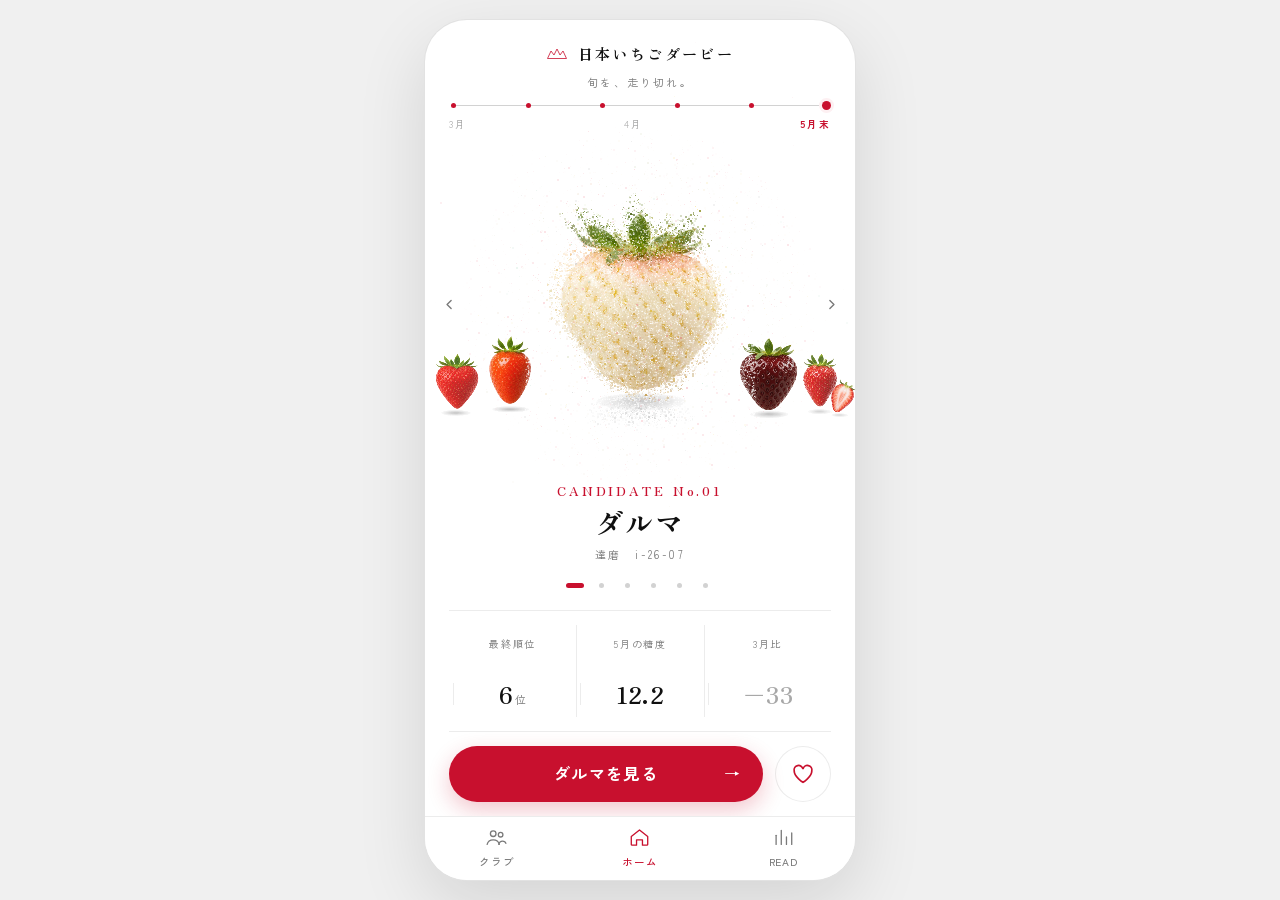
<file: index.html>
<!DOCTYPE html>
<html lang="ja">
<head>
<meta charset="utf-8">
<meta name="viewport" content="width=device-width,initial-scale=1,viewport-fit=cover,maximum-scale=1,minimum-scale=1,user-scalable=no">
<meta name="theme-color" content="#ffffff">
<title>日本いちごダービー ｜ 旬を、走り切れ。</title>
<link rel="manifest" href="manifest.json">
<link rel="apple-touch-icon" href="img/icon-192.png">
<meta name="apple-mobile-web-app-capable" content="yes">
<meta name="apple-mobile-web-app-status-bar-style" content="default">
<meta name="apple-mobile-web-app-title" content="日本いちごダービー">
<link rel="preconnect" href="https://fonts.googleapis.com"><link rel="preconnect" href="https://fonts.gstatic.com" crossorigin>
<link rel="preload" as="style" href="https://fonts.googleapis.com/css2?family=Zen+Old+Mincho:wght@700;900&amp;family=Zen+Kaku+Gothic+New:wght@400;500;700&amp;display=swap" onload="this.rel='stylesheet'">
<noscript><link rel="stylesheet" href="https://fonts.googleapis.com/css2?family=Zen+Old+Mincho:wght@700;900&amp;family=Zen+Kaku+Gothic+New:wght@400;500;700&amp;display=swap"></noscript>
<link rel="stylesheet" href="ui.css?v=140">
</head>
<body>
<script>
/* 端末が古いindex.htmlを握っていても、必ず最新版へ入れ替える */
(function(){var V="140",q=new URLSearchParams(location.search);
 if(q.get("b")===V)return;
 fetch("v.txt?t="+Date.now(),{cache:"no-store"}).then(function(r){return r.text()}).then(function(t){
   t=(t||"").trim();
   if(t&&t!==V){q.set("b",t);location.replace(location.pathname+"?"+q+location.hash);}
 }).catch(function(){});})();
</script>
<script>if(new URLSearchParams(location.search).get("still")==="1")document.documentElement.className="still";</script>
<div id="shell">
  <div id="grid"></div>
  <div id="deco"></div>
  <canvas id="photo"></canvas>
  <canvas id="field"></canvas>

  <main id="views">
    <section class="view" id="v-home"></section>
    <section class="view" id="v-dex"></section>
    <section class="view" id="v-club"></section>
    <section class="view" id="v-team"></section>
    <section class="view" id="v-post"></section>
    <section class="view" id="v-about"></section>
  </main>

  <nav id="tabs">
    <button data-go="club"><svg viewBox="0 0 28 22"><circle cx="10" cy="7" r="3.4"/><circle cx="19" cy="8.2" r="2.8"/><path d="M2.6 20c.8-3.6 3.6-5.6 7.4-5.6s6.6 2 7.4 5.6"/><path d="M16.8 20c.5-2.5 2.2-4 4.6-4 2 0 3.5 1 4 2.8"/></svg><span>クラブ</span><i></i></button>
    <button data-go="home"><svg viewBox="0 0 28 22"><path d="M4 10.5 14 2.5l10 8V20a1 1 0 0 1-1 1h-5.4v-6.6h-7.2V21H5a1 1 0 0 1-1-1z"/></svg><span>ホーム</span><i></i></button>
    <button data-go="about"><svg viewBox="0 0 28 22"><path d="M5 20V9"/><path d="M11.3 20V3"/><path d="M17.6 20v-9"/><path d="M24 20V6"/></svg><span>READ</span><i></i></button>
  </nav>
  <div id="toast"></div>
</div>
<script src="data.js?v=140"></script>
<script src="field.js?v=140"></script>
<script src="app.js?v=140"></script>
</body>
</html>
</file>
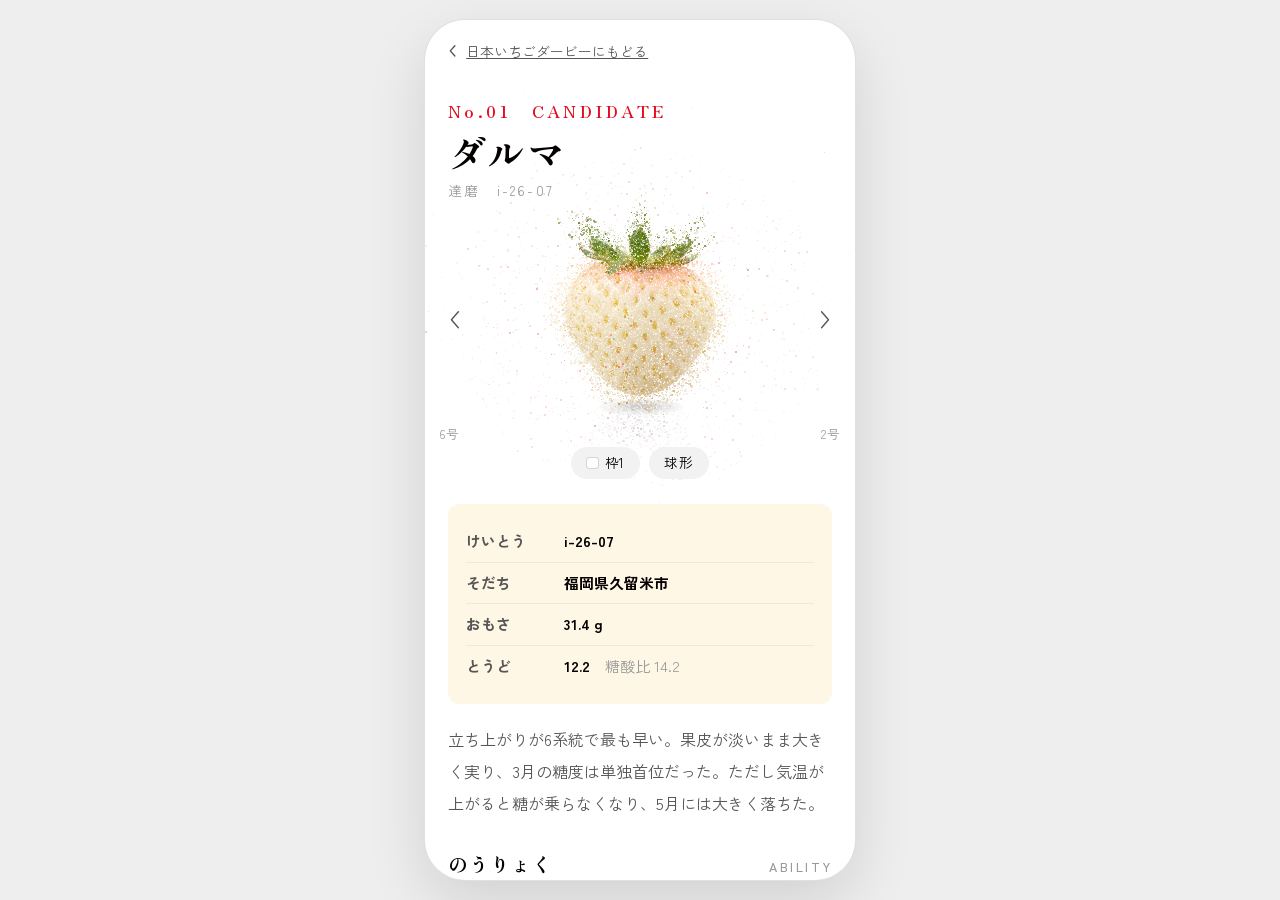
<file: zukan.html>
<!DOCTYPE html>
<html lang="ja">
<head>
<meta charset="utf-8">
<meta name="viewport" content="width=device-width,initial-scale=1,viewport-fit=cover,maximum-scale=1">
<meta name="theme-color" content="#ffffff">
<title>いちごずかん ｜ 日本いちごダービー</title>
<link rel="preconnect" href="https://fonts.googleapis.com"><link rel="preconnect" href="https://fonts.gstatic.com" crossorigin>
<link rel="preload" as="style" href="https://fonts.googleapis.com/css2?family=Zen+Old+Mincho:wght@700;900&amp;family=Zen+Kaku+Gothic+New:wght@400;500;700&amp;display=swap" onload="this.rel='stylesheet'">
<noscript><link rel="stylesheet" href="https://fonts.googleapis.com/css2?family=Zen+Old+Mincho:wght@700;900&amp;family=Zen+Kaku+Gothic+New:wght@400;500;700&amp;display=swap"></noscript>
<link rel="stylesheet" href="zukan.css?v=3">
</head>
<body>
<div id="shell">
  <canvas id="photo"></canvas><canvas id="field"></canvas>
  <a class="back" href="./"><svg viewBox="0 0 18 24"><path d="M12 3 4 12l8 9"/></svg>日本いちごダービーにもどる</a>
  <div id="page"></div>
  <div id="toast"></div>
</div>
<script src="data.js?v=140"></script>
<script src="field.js?v=140"></script>
<script src="zukan.js?v=2"></script>
</body>
</html>
</file>
<file: ui.css>
/* =========================================================================
   新・いちご優駿 ｜ 旬を、走り切れ。
   考え方：1画面に1つの仕事。飾りを足さず、余白と大きさで見せる。
   ・書体は2つ（見出し＝Zen Old Mincho／それ以外＝Zen Kaku Gothic New）
   ・色は白・墨の階調1本・赤1色
   ・押せるものは44px以上、押した瞬間に必ず反応する
   ========================================================================= */
:root{
  --ink:#101010; --g1:#4a4a4a; --g2:#7a7a7a; --g3:#a8a8a8; --g4:#d2d2d2;
  --line:#ececec; --pale:#f6f6f6; --rd:#c8102e; --rd-d:#a50d26; --rd-bg:#fdf0f2;
  --serif:"Zen Old Mincho",serif;
  --sans:"Zen Kaku Gothic New","Hiragino Sans",sans-serif;
  --fs-fine:11px; --fs-sm:12.5px; --fs-copy:14px; --fs-lead:16px;
  --fs-head:22px; --fs-disp:30px;
  --lh-body:1.85; --lh-head:1.4;
  --t-s:.12s; --t-m:.24s; --t-l:.44s;
  --ez:cubic-bezier(.25,.46,.45,.94);
  --ez-o:cubic-bezier(.16,1,.3,1);
  --pad:24px; --tap:44px; --safeb:env(safe-area-inset-bottom,0px); --nav:64px;
}
*{box-sizing:border-box;margin:0;padding:0;-webkit-tap-highlight-color:transparent}
html{-webkit-text-size-adjust:100%;text-size-adjust:100%}
html,body{height:100%;overflow:hidden;overscroll-behavior:none;touch-action:manipulation}
body{background:#fff;color:var(--ink);font-family:var(--sans);
  font-size:var(--fs-copy);line-height:var(--lh-body);letter-spacing:.03em;
  -webkit-font-smoothing:antialiased;overscroll-behavior:none;font-feature-settings:"palt" 1}
button{font:inherit;color:inherit;background:none;border:0;cursor:pointer;touch-action:manipulation}
::selection{background:var(--rd);color:#fff}

#shell{position:relative;width:100%;max-width:430px;margin:0 auto;height:100dvh;background:#fff;overflow:hidden;
  display:flex;flex-direction:column}
@media(min-width:900px){
  body{display:flex;align-items:center;justify-content:center;background:#f0f0f0;padding:20px 0}
  #shell{height:min(900px,calc(100dvh - 40px));border-radius:42px;
    box-shadow:0 0 0 1px #e2e2e2,0 24px 70px rgba(0,0,0,.12)}
}
#grid,#deco{display:none}
#photo,#field{position:absolute;inset:0;width:100%;height:100%;display:block;pointer-events:none}
#photo{z-index:2}#field{z-index:3}

/* 画面 */
#views{position:relative;flex:1;min-height:0;z-index:10}
.view{position:absolute;inset:0;display:flex;flex-direction:column;overflow:hidden;
  opacity:0;visibility:hidden;transform:translateY(6px);
  transition:opacity var(--t-m) var(--ez),transform var(--t-m) var(--ez-o),visibility var(--t-m)}
.view.on{opacity:1;visibility:visible;transform:none}
.view.out{opacity:0;transform:translateY(-6px);transition-duration:var(--t-s)}
.scroll{flex:1;min-height:0;overflow-y:auto;-webkit-overflow-scrolling:touch;overscroll-behavior:contain}
.scroll::-webkit-scrollbar{display:none}
.pad{padding:0 var(--pad)}

/* 文字 */
.kicker{font-size:var(--fs-fine);letter-spacing:.28em;color:var(--g3);font-weight:500}
h1.disp{font-family:var(--serif);font-size:var(--fs-disp);font-weight:900;line-height:1.3;letter-spacing:.02em}
h2.head{font-family:var(--serif);font-size:var(--fs-head);font-weight:700;line-height:var(--lh-head);letter-spacing:.02em}
p.body{font-size:var(--fs-copy);line-height:var(--lh-body);color:var(--g1)}
.num{font-variant-numeric:tabular-nums;font-feature-settings:"tnum" 1}

/* ボタン */
.btn{display:flex;width:100%;align-items:center;justify-content:center;position:relative;
  height:56px;border-radius:28px;background:var(--rd);color:#fff;
  font-size:var(--fs-lead);font-weight:700;letter-spacing:.08em;
  box-shadow:0 8px 22px rgba(200,16,46,.24);transition:transform var(--t-s) var(--ez),box-shadow var(--t-m) var(--ez)}
.btn:active{transform:scale(.97);box-shadow:0 4px 12px rgba(200,16,46,.2)}
.btn .ar{position:absolute;right:22px;font-weight:400}
.btn.ghost{background:#fff;color:var(--ink);box-shadow:inset 0 0 0 1px var(--g4)}
.btn.ghost:active{background:var(--pale)}
.icbtn{width:56px;height:56px;flex:none;border-radius:50%;background:#fff;color:var(--rd);
  display:flex;align-items:center;justify-content:center;box-shadow:inset 0 0 0 1px var(--line);
  transition:transform var(--t-s) var(--ez),background var(--t-m) var(--ez),box-shadow var(--t-m) var(--ez)}
.icbtn svg{width:22px;height:20px;fill:none;stroke:currentColor;stroke-width:1.7}
.icbtn:active{transform:scale(.92)}
.icbtn.on{background:var(--rd-bg);box-shadow:inset 0 0 0 1px var(--rd)}
.icbtn.on svg{fill:var(--rd)}
.cta{display:flex;gap:12px;align-items:center}

/* ナビ */
#tabs{position:relative;z-index:26;flex:none;height:calc(var(--nav) + var(--safeb));
  padding-bottom:var(--safeb);display:flex;align-items:center;border-top:1px solid var(--line);background:#fff}
body.nofoot #tabs{display:none}
#tabs button{flex:1;display:flex;flex-direction:column;align-items:center;gap:4px;min-height:var(--tap);
  color:var(--g2);transition:color var(--t-m) var(--ez)}
#tabs svg{width:23px;height:22px;fill:none;stroke:currentColor;stroke-width:1.6;
  stroke-linecap:round;stroke-linejoin:round;transition:transform var(--t-s) var(--ez)}
#tabs button:active svg{transform:scale(.88)}
#tabs span{font-size:10.5px;letter-spacing:.08em;font-weight:500}
#tabs button i{display:none}
#tabs .on{color:var(--rd)}

/* =========================================================================
   HOME
   ========================================================================= */
#v-home{padding-top:calc(14px + env(safe-area-inset-top,0px))}
.hwrap{flex:1;min-height:0;display:flex;flex-direction:column}
.hbar{flex:none;display:flex;align-items:center;justify-content:center;gap:10px;padding:6px 0 2px}
.hbar svg{width:22px;height:13px;fill:none;stroke:var(--rd);stroke-width:1.6}
.hbar b{font-family:var(--serif);font-size:15px;font-weight:700;letter-spacing:.16em}
.hsub{flex:none;text-align:center;font-size:var(--fs-fine);letter-spacing:.2em;color:var(--g2);margin-top:2px}

/* レースの進行（3月→5月末） */
.rbar{flex:none;margin:9px var(--pad) 0}
.rail{position:relative;height:9px}
.rail::before{content:"";position:absolute;left:4.5px;right:4.5px;top:4px;height:1px;background:var(--g4)}
.rail b{position:absolute;top:2px;width:5px;height:5px;margin-left:-2.5px;border-radius:50%;
  background:#fff;box-shadow:inset 0 0 0 1px var(--g4)}
.rail b.on{background:var(--rd);box-shadow:none}
.rail b.last{top:0;width:9px;height:9px;margin-left:-4.5px;background:var(--rd);box-shadow:0 0 0 3px var(--rd-bg)}
.rms{display:flex;justify-content:space-between;margin-top:6px;
  font-size:9.5px;letter-spacing:.2em;color:var(--g3)}
.rms .on{color:var(--rd);font-weight:700}

.stagewrap{flex:1;min-height:0;position:relative;margin-top:-4px}
.stagewrap .stage{position:absolute;inset:0}
.hits{position:absolute;inset:0;z-index:17;pointer-events:none}
.hits .hit{pointer-events:auto;position:absolute;top:8%;height:74%;border-radius:16px;
  transition:opacity var(--t-s) var(--ez)}
.hits .hit:active{opacity:.5}
.chev{position:absolute;top:50%;margin-top:-22px;z-index:18;width:var(--tap);height:var(--tap);
  border-radius:50%;display:flex;align-items:center;justify-content:center;color:var(--g2);
  transition:background var(--t-m) var(--ez),transform var(--t-s) var(--ez)}
.chev:active{background:var(--pale);transform:scale(.9)}
.chev.l{left:2px}.chev.r{right:2px}
.chev svg{width:13px;height:17px;fill:none;stroke:currentColor;stroke-width:1.7;stroke-linecap:round;stroke-linejoin:round}

/* 名前と番号 */
.hname{flex:none;text-align:center;padding:0 var(--pad)}
.hname .no{font-family:var(--serif);font-size:13px;letter-spacing:.22em;color:var(--rd);font-weight:700}
.hname .nm{font-family:var(--serif);font-size:28px;font-weight:900;letter-spacing:.06em;line-height:1.25;margin-top:2px}
.hname .kj{font-size:var(--fs-fine);letter-spacing:.22em;color:var(--g2);margin-top:4px}
.hdots{flex:none;display:flex;justify-content:center;gap:0;margin-top:8px}
.hdots button{width:26px;height:26px;display:flex;align-items:center;justify-content:center}
.hdots button::after{content:"";width:5px;height:5px;border-radius:50%;background:var(--g4);
  transition:background var(--t-m) var(--ez),width var(--t-m) var(--ez)}
.hdots button.on::after{background:var(--rd);width:18px;border-radius:3px}

/* 3つの数値 */
.hstat{flex:none;display:grid;grid-template-columns:repeat(3,1fr);margin:12px var(--pad) 0;
  border-top:1px solid var(--line);border-bottom:1px solid var(--line)}
.hstat div{padding:12px 4px;text-align:center;position:relative}
.hstat div+div::before{content:"";position:absolute;left:0;top:14px;bottom:14px;width:1px;background:var(--line)}
.hstat .k{font-size:10px;letter-spacing:.16em;color:var(--g2)}
.hstat .v{font-family:var(--serif);font-size:24px;font-weight:700;line-height:1.1;margin-top:3px}
.hstat .v em{font-style:normal;font-size:11px;color:var(--g2);margin-left:2px;font-family:var(--sans);font-weight:400}
.hstat .v.w{color:var(--rd)}
.hstat .v.up{color:var(--rd)}
.hstat .v.dn{color:var(--g3)}
.hname .no.w{letter-spacing:.18em}
.hfoot{flex:none;padding:14px var(--pad) 14px}

/* =========================================================================
   図鑑
   ========================================================================= */
#v-dex{padding-top:calc(8px + env(safe-area-inset-top,0px))}
.dbar{flex:none;display:flex;align-items:center;justify-content:space-between;padding:0 16px;height:44px}
.dbar button{display:flex;align-items:center;gap:7px;min-height:var(--tap);padding:0 8px;
  font-size:var(--fs-sm);color:var(--g1);transition:opacity var(--t-m) var(--ez)}
.dbar button:active{opacity:.5}
.dbar svg{width:15px;height:15px;fill:none;stroke:currentColor;stroke-width:1.7;stroke-linecap:round;stroke-linejoin:round}
.dhero{flex:none;height:118px;position:relative}
.dhero .stage{position:absolute;left:30%;right:30%;top:0;bottom:0}
.dhead{flex:none;padding:2px var(--pad) 0;text-align:center}
.dhead .no{font-family:var(--serif);font-size:12px;letter-spacing:.22em;color:var(--rd);font-weight:700}
.dhead .nm{font-family:var(--serif);font-size:24px;font-weight:900;letter-spacing:.06em;margin-top:1px}
.dhead .cp{font-family:var(--serif);font-size:14.5px;font-weight:700;color:var(--g1);margin-top:4px;line-height:1.5}

/* セグメント */
.seg{flex:none;display:flex;margin:12px var(--pad) 0;background:var(--pale);border-radius:12px;padding:3px;position:relative}
.seg button{flex:1;min-height:40px;border-radius:10px;font-size:var(--fs-sm);font-weight:700;
  color:var(--g2);position:relative;z-index:2;transition:color var(--t-m) var(--ez)}
.seg button.on{color:var(--rd)}
.seg .ink{position:absolute;top:3px;bottom:3px;border-radius:10px;background:#fff;z-index:1;
  box-shadow:0 1px 3px rgba(0,0,0,.1);transition:transform var(--t-m) var(--ez-o),width var(--t-m) var(--ez-o)}
.seg.q4 button{font-size:12px;letter-spacing:0}
.dhead .no.w{letter-spacing:.14em}
.dbody{flex:1;min-height:0;overflow-y:auto;-webkit-overflow-scrolling:touch;overscroll-behavior:contain;padding:0 var(--pad)}
.dbody::-webkit-scrollbar{display:none}
.dfoot{flex:none;padding:10px var(--pad) 14px;background:#fff;position:relative}
.dfoot::before{content:'';position:absolute;left:0;right:0;bottom:100%;height:24px;
  background:linear-gradient(rgba(255,255,255,0),#fff);pointer-events:none}

/* 経過 — 春をどう走ったか */
.runs{margin-top:14px}
.rhd{display:flex;align-items:baseline;justify-content:space-between;padding-bottom:9px;border-bottom:1px solid var(--line)}
.rhd b{font-family:var(--serif);font-size:15px;font-weight:700;letter-spacing:.04em}
.rhd span{font-size:10px;letter-spacing:.14em;color:var(--g3);font-variant-numeric:tabular-nums}
.rchart{display:block;width:100%;height:auto;margin-top:10px;overflow:visible}
.rchart .g{stroke:var(--line);stroke-width:1}
.rchart .v{stroke:var(--line);stroke-width:1;stroke-dasharray:2 4}
.rchart .rk{font-family:var(--sans);font-size:9px;fill:var(--g3);text-anchor:end}
.rchart .mo{font-family:var(--sans);font-size:10px;fill:var(--g2);text-anchor:middle;letter-spacing:.1em}
.rchart .o{fill:none;stroke:var(--g4);stroke-width:1.2;stroke-linejoin:round;stroke-linecap:round}
.rchart .me{fill:none;stroke:var(--rd);stroke-width:2.2;stroke-linejoin:round;stroke-linecap:round;
  stroke-dasharray:900;stroke-dashoffset:900;transition:stroke-dashoffset 1.1s var(--ez-o)}
.runs.go .rchart .me{stroke-dashoffset:0}
.rchart .d{fill:var(--rd);opacity:0;transition:opacity var(--t-m) var(--ez)}
.runs.go .rchart .d{opacity:1;transition-delay:.5s}
.rchart .d.last{fill:#fff;stroke:var(--rd);stroke-width:2.4}
.rsum{display:grid;grid-template-columns:repeat(4,1fr);margin-top:12px;
  border-top:1px solid var(--line);border-bottom:1px solid var(--line)}
.rsum div{padding:10px 2px;text-align:center;position:relative}
.rsum div+div::before{content:"";position:absolute;left:0;top:12px;bottom:12px;width:1px;background:var(--line)}
.rsum span{display:block;font-size:9.5px;letter-spacing:.14em;color:var(--g2)}
.rsum b{display:block;font-family:var(--serif);font-size:19px;font-weight:700;margin-top:2px;
  line-height:1.2;font-variant-numeric:tabular-nums}
.rsum b.w,.rsum b.up{color:var(--rd)}
.rsum b.dn{color:var(--g3)}
.legs{margin-top:16px;border-top:1px solid var(--line)}
.legs div{display:grid;grid-template-columns:46px 1fr 40px 38px;align-items:center;
  padding:10px 0;border-bottom:1px solid var(--line)}
.legs .dt{font-size:11px;color:var(--g2);font-variant-numeric:tabular-nums}
.legs .tt{font-size:12px;color:var(--g1)}
.legs .sc{font-size:13px;font-weight:700;text-align:right;font-variant-numeric:tabular-nums}
.legs .rr{font-size:12px;color:var(--g2);text-align:right;font-variant-numeric:tabular-nums}
.legs .on{background:var(--rd-bg);margin:0 -8px;padding-left:8px;padding-right:8px;border-radius:8px;border-bottom-color:transparent}
.legs .on .tt,.legs .on .dt{color:var(--rd)}
.legs .on .sc,.legs .on .rr{color:var(--rd);font-weight:700}

/* 能力 */
.ahd{display:flex;align-items:baseline;justify-content:space-between;margin-top:14px;
  padding-bottom:9px;border-bottom:1px solid var(--line)}
.ahd b{font-family:var(--serif);font-size:15px;font-weight:700;letter-spacing:.04em}
.ahd span{font-size:10px;letter-spacing:.14em;color:var(--g3);font-variant-numeric:tabular-nums}
.radarbox{margin-top:6px}
.radar{display:block;width:74%;max-width:250px;margin:0 auto;height:auto;overflow:visible}
.radar .web{fill:none;stroke:var(--line);stroke-width:1}
.radar .ax{stroke:var(--line);stroke-width:1}
.radar .area{fill:rgba(200,16,46,.12);stroke:var(--rd);stroke-width:1.6;stroke-linejoin:round}
.radar .dot{fill:var(--rd)}
.radar .rn{font-family:var(--sans);font-size:9.5px;fill:var(--g2)}
.radar .rv{font-family:var(--serif);font-size:16px;fill:var(--rd);font-weight:700}
.vrow{display:grid;grid-template-columns:36px 1fr 26px;align-items:center;gap:9px;padding:5px 0}
.vrow .k{font-size:12px;color:var(--g1)}
.vrow .bar{height:6px;border-radius:3px;background:var(--pale);overflow:hidden;position:relative}
.vrow .bar i{position:absolute;inset:0 auto 0 0;width:0;border-radius:3px;background:var(--rd);
  transition:width .9s var(--ez-o)}
.vrow .v{font-family:var(--sans);font-size:13px;font-weight:700;text-align:right;font-variant-numeric:tabular-nums}
.note{font-size:12.5px;line-height:1.85;color:var(--g1);margin-top:14px}
.dl{margin-top:16px;border-top:1px solid var(--line)}
.dl div{display:flex;align-items:baseline;justify-content:space-between;padding:11px 0;border-bottom:1px solid var(--line)}
.dl span{font-size:12px;color:var(--g2)}
.dl b{font-family:var(--sans);font-size:14px;font-weight:700;font-variant-numeric:tabular-nums}

/* 血統 */
.tree{position:relative;margin-top:10px}
.tree .gen,.tree .gen2,.tree .gen3{display:flex;position:relative;z-index:2}
.tree .gen{justify-content:space-between}
.tree .gen2{justify-content:space-around;margin-top:16px}
.tree .gen3{justify-content:center;margin-top:16px}
.node{text-align:center;min-width:var(--tap);padding:2px;transition:transform var(--t-s) var(--ez)}
.node:active{transform:scale(.92)}
.node .cap{font-size:9.5px;color:var(--g2);margin-bottom:5px}
.node .ph{width:46px;height:46px;border-radius:50%;margin:0 auto;background:#fff center/74% no-repeat;
  box-shadow:inset 0 0 0 1px var(--line);transition:box-shadow var(--t-m) var(--ez)}
.node.p .ph{width:54px;height:54px}
.node.me .ph{width:66px;height:66px;box-shadow:inset 0 0 0 1.5px var(--rd),0 0 0 6px rgba(200,16,46,.06)}
.node .nm{font-size:8px;letter-spacing:.1em;color:var(--g3);margin-top:4px}
.node.me .nm{font-family:var(--serif);font-size:15px;color:var(--rd);font-weight:700;margin-top:5px;letter-spacing:.04em}
.node.sel .ph{box-shadow:inset 0 0 0 1.5px var(--rd),0 0 0 6px rgba(200,16,46,.09)}
.tree svg.link{position:absolute;left:0;top:0;width:100%;pointer-events:none;overflow:visible;z-index:1}
.tree svg.link path{fill:none;stroke:var(--g4);stroke-width:1;
  stroke-dasharray:var(--len,600);stroke-dashoffset:var(--len,600);
  transition:stroke-dashoffset .9s var(--ez-o)}
.tree svg.link path.r{stroke:var(--rd)}
.tree.on svg.link path{stroke-dashoffset:0}
.gcard{margin-top:18px;border-radius:14px;background:var(--pale);padding:14px 16px}
.gcard .t{font-size:13px;font-weight:700}
.gcard .t b{font-family:var(--sans);font-size:10px;letter-spacing:.16em;color:var(--rd);font-weight:700;margin-right:8px}
.gcard .d{font-size:12px;line-height:1.8;color:var(--g1);margin-top:5px}
.inh{display:grid;grid-template-columns:1fr 1fr;gap:14px;margin-top:16px}
.inh h5{font-size:10px;letter-spacing:.12em;color:var(--g2);font-weight:500;margin-bottom:7px}
.inh li{list-style:none;display:flex;align-items:center;gap:9px;padding:3px 0;font-size:13px}
.inh .r{text-align:right}
.inh .r h5{text-align:right}
.inh .r li{flex-direction:row-reverse}
.inh .ic{width:20px;flex:none;display:flex;align-items:center;justify-content:center}
.inh .ic svg{width:18px;height:18px;fill:none;stroke:var(--rd);stroke-width:1.5;stroke-linecap:round}
.hint{text-align:center;font-size:11px;color:var(--g3);margin-top:14px}

/* 育種者 */
.brd{display:grid;grid-template-columns:124px 1fr;gap:14px;margin-top:14px}
.brd .ph{width:124px;height:172px;border-radius:10px;background:var(--pale) center/cover no-repeat;position:relative;overflow:hidden}
.brd .ph::after{content:"";position:absolute;left:0;right:0;bottom:0;height:50%;
  background:linear-gradient(rgba(0,0,0,0),rgba(0,0,0,.4))}
.brd .ph em{position:absolute;left:10px;bottom:11px;z-index:2;font-style:normal;color:#fff;
  font-family:var(--serif);font-size:12px;line-height:1.6;letter-spacing:.04em;text-shadow:0 1px 5px rgba(0,0,0,.5)}
.brd .role{font-size:10px;letter-spacing:.14em;color:var(--g2)}
.brd .nm{font-family:var(--serif);font-size:21px;font-weight:900;letter-spacing:.06em;margin-top:2px;line-height:1.2}
.brd .ro{font-size:9px;letter-spacing:.2em;color:var(--g3);margin-top:3px}
.brd .qt{font-family:var(--serif);font-size:14px;font-weight:700;margin-top:10px;line-height:1.6}
.btext{font-size:12.5px;line-height:1.85;color:var(--g1);margin-top:12px}
.bstat{display:grid;grid-template-columns:repeat(3,1fr);margin-top:14px;
  border-top:1px solid var(--line);border-bottom:1px solid var(--line)}
.bstat div{padding:11px 4px;text-align:center;position:relative}
.bstat div+div::before{content:"";position:absolute;left:0;top:12px;bottom:12px;width:1px;background:var(--line)}
.bstat .k{font-size:10px;color:var(--g2)}
.bstat .v{font-family:var(--serif);font-size:19px;font-weight:700;margin-top:2px;line-height:1.2;font-variant-numeric:tabular-nums}
.bstat .v em{font-style:normal;font-size:10px;margin-left:1px;font-family:var(--sans);font-weight:400;color:var(--g2)}
.chips{display:flex;gap:6px;flex-wrap:wrap;margin-top:14px}
.chips span{border-radius:999px;padding:6px 12px;font-size:11.5px;color:var(--rd);background:var(--rd-bg)}
.gal{display:grid;grid-template-columns:repeat(3,1fr);gap:8px;margin-top:16px}
.gal .im{height:66px;border-radius:8px;background:var(--pale) center/cover no-repeat}
.gal figcaption{font-size:9.5px;color:var(--g1);margin-top:5px;line-height:1.5}

/* =========================================================================
   クラブ / READ
   ========================================================================= */
.ptop{padding:calc(26px + env(safe-area-inset-top,0px)) var(--pad) 0}
.sec{display:flex;align-items:baseline;justify-content:space-between;margin:28px 0 0;
  padding-bottom:10px;border-bottom:1px solid var(--line)}
.sec b{font-size:10px;letter-spacing:.24em;color:var(--g2);font-weight:500}
.sec span{font-size:11px;color:var(--g3)}
.row{display:flex;align-items:center;gap:12px;padding:13px 0;border-bottom:1px solid var(--line)}
.row .k{font-size:12.5px;color:var(--g1)}
.row .v{margin-left:auto;font-size:13px;font-weight:700;font-variant-numeric:tabular-nums}
.wk{width:13px;height:13px;flex:none;border-radius:3px;box-shadow:inset 0 0 0 1px rgba(0,0,0,.16)}
.club{border-radius:16px;box-shadow:inset 0 0 0 1px var(--line);padding:16px;margin-top:12px}
.club .hd{display:flex;align-items:center;gap:12px}
.club .av{width:46px;height:46px;border-radius:50%;background:var(--pale) center/cover no-repeat;flex:none}
.club .nm{font-family:var(--serif);font-size:15px;font-weight:700}
.club .rl{font-size:10.5px;color:var(--g2);margin-top:2px}
.club .mem{margin-left:auto;text-align:right}
.club .mem b{font-family:var(--serif);font-size:19px;font-weight:700;font-variant-numeric:tabular-nums}
.club .mem span{display:block;font-size:8px;letter-spacing:.18em;color:var(--g3)}
.club p{font-size:12px;line-height:1.85;color:var(--g1);margin-top:11px}
.crown{margin-top:14px;border-radius:16px;background:var(--pale);padding:20px 18px 18px;text-align:center}
.crown .l{font-size:10px;letter-spacing:.2em;color:var(--rd);font-weight:700}
.crown .n{font-family:var(--serif);font-size:34px;font-weight:900;letter-spacing:.12em;margin-top:8px;line-height:1.15}
.crown .k{font-size:10.5px;letter-spacing:.12em;color:var(--g2);margin-top:7px}
.crown p{font-size:12px;line-height:1.85;color:var(--g1);margin-top:12px;text-align:left}
.qa{border-bottom:1px solid var(--line)}
.qa>button{width:100%;display:flex;gap:12px;padding:16px 0;text-align:left;min-height:var(--tap);
  transition:opacity var(--t-m) var(--ez)}
.qa>button:active{opacity:.55}
.qa .q{font-family:var(--serif);font-size:14px;font-weight:700;line-height:1.65}
.qa .pm{margin-left:auto;flex:none;width:12px;height:12px;position:relative;margin-top:7px}
.qa .pm::before,.qa .pm::after{content:"";position:absolute;background:var(--ink);transition:transform var(--t-m) var(--ez)}
.qa .pm::before{left:0;right:0;top:5.5px;height:1px}
.qa .pm::after{top:0;bottom:0;left:5.5px;width:1px}
.qa.open .pm::after{transform:scaleY(0)}
.qa .a{max-height:0;overflow:hidden;transition:max-height var(--t-l) var(--ez-o)}
.qa .a p{font-size:12.5px;line-height:1.85;color:var(--g1);padding:0 0 16px}

#toast{position:absolute;left:50%;bottom:calc(var(--nav) + 24px);transform:translate(-50%,10px);
  z-index:40;background:var(--ink);color:#fff;border-radius:999px;padding:13px 22px;
  font-size:12px;letter-spacing:.06em;opacity:0;pointer-events:none;transition:var(--t-m) var(--ez)}
#toast.on{opacity:1;transform:translate(-50%,0)}

.rise{opacity:0;transform:translateY(10px);transition:opacity var(--t-m) var(--ez),transform var(--t-l) var(--ez-o)}
.rise.on{opacity:1;transform:none}
.fade{animation:fi .45s var(--ez-o) both}
@keyframes fi{from{opacity:0;transform:translateY(6px)}to{opacity:1;transform:none}}
html.still *,html.still *::before,html.still *::after{animation-duration:.01ms!important;transition-duration:.01ms!important;transition-delay:0ms!important}
@media(prefers-reduced-motion:reduce){*,*::before,*::after{animation-duration:.01ms!important;transition-duration:.01ms!important}}

/* =========================================================================
   いちご券 — 印刷した実券（馬券_印刷データ_A3両面）をそのまま画面に
   設計幅640pxを --tw で割り当てて、どの端末でも比率が崩れないようにする
   ========================================================================= */
.tk{width:var(--tw,320px);aspect-ratio:1166 / 730;overflow:hidden;border-radius:3px;background:#dcefe4;
  box-shadow:0 0 0 1px rgba(0,0,0,.10),0 14px 40px rgba(0,0,0,.15)}
.tk img{display:block;width:100%;height:100%;object-fit:cover}
.tkline{display:flex;align-items:baseline;gap:14px;margin-top:12px;
  font-size:12px;color:var(--g2);font-variant-numeric:tabular-nums}
.tkline b{font-family:var(--serif);font-size:15px;font-weight:700;color:var(--ink)}

/* 発券の演出 */
#tkw{position:absolute;inset:0;z-index:60;display:flex;flex-direction:column;
  align-items:center;justify-content:center;padding:0 20px;opacity:0;
  transition:opacity var(--t-m) var(--ez)}
#tkw.on{opacity:1}
#tkw .bkd{position:absolute;inset:0;background:rgba(255,255,255,.94);backdrop-filter:blur(6px)}
#tkw .ring{position:absolute;top:var(--by,50%);left:var(--bx,50%);width:120px;height:120px;margin:-60px 0 0 -60px;
  border-radius:50%;border:2px solid var(--rd);transform:scale(.2);opacity:0}
#tkw.on .ring{animation:ring .6s var(--ez-o) both}
#tkw .ring.b{border-width:8px;opacity:0}
#tkw.on .ring.b{animation:ring .42s var(--ez-o) both}
@keyframes ring{0%{transform:scale(.1);opacity:1}100%{transform:scale(3.4);opacity:0}}
#tkw .burst{position:absolute;top:var(--by,50%);left:var(--bx,50%);width:0;height:0}
#tkw .burst i{position:absolute;width:5px;height:5px;border-radius:50%;background:var(--rd);
  margin:-2.5px 0 0 -2.5px;opacity:0}
#tkw.on .burst i{animation:burst .72s var(--ez-o) both}
@keyframes burst{0%{transform:translate(0,0) scale(1);opacity:1}
  100%{transform:translate(var(--x),var(--y)) scale(0);opacity:0}}
#tkw .stg{position:relative;z-index:2;transform:translateY(150px) scale(.62) rotate(-5deg);opacity:0;
  transition:transform .72s var(--ez-o) .1s,opacity .3s var(--ez) .1s}
#tkw.on .stg{transform:none;opacity:1}
#tkw .shine{position:absolute;inset:0;overflow:hidden;pointer-events:none}
#tkw .shine::after{content:"";position:absolute;top:-40%;bottom:-40%;width:36%;left:-50%;
  background:linear-gradient(100deg,transparent,rgba(255,255,255,.85),transparent);transform:skewX(-18deg)}
#tkw.on .shine::after{animation:shine .9s var(--ez) .34s both}
@keyframes shine{to{left:120%}}
#tkw .msg{position:relative;z-index:2;text-align:center;margin-top:26px;opacity:0;transform:translateY(8px);
  transition:opacity var(--t-m) var(--ez) .42s,transform var(--t-l) var(--ez-o) .42s}
#tkw.on .msg{opacity:1;transform:none}
#tkw .msg b{display:block;font-family:var(--serif);font-size:19px;font-weight:900;letter-spacing:.08em}
#tkw .msg span{display:block;font-size:11px;letter-spacing:.2em;color:var(--g2);margin-top:7px}
#tkw .go{position:relative;z-index:2;margin-top:22px;width:100%;max-width:300px;opacity:0;transform:translateY(8px);
  transition:opacity var(--t-m) var(--ez) .58s,transform var(--t-l) var(--ez-o) .58s}
#tkw.on .go{opacity:1;transform:none}

/* クラブに入るいちご券 */
.mytk{margin-top:14px}
.mytk .cap{display:flex;align-items:baseline;justify-content:space-between;margin-bottom:10px}
.mytk .cap b{font-size:10px;letter-spacing:.24em;color:var(--g2);font-weight:500}
.mytk .cap span{font-size:11px;color:var(--g3);font-variant-numeric:tabular-nums}
.tk .lft{display:flex;flex-direction:column;min-width:0}
#tkw .msg span{display:block;font-size:12px;letter-spacing:.06em;color:var(--g1);margin-top:8px}
#tkw .msg span.id{font-size:11px;letter-spacing:.2em;color:var(--g3);margin-top:5px}
.empt{margin-top:16px;border-radius:14px;background:var(--pale);padding:20px 18px;
  font-size:12.5px;line-height:1.9;color:var(--g2);text-align:center}

/* クラブ一覧：押せる */
button.club{display:block;width:100%;text-align:left;
  transition:background var(--t-m) var(--ez),transform var(--t-s) var(--ez)}
button.club:active{background:var(--pale);transform:scale(.985)}
.club .cv{margin-left:2px;flex:none;color:var(--g3);display:flex;align-items:center}
.club .cv svg{width:13px;height:13px;fill:none;stroke:currentColor;stroke-width:1.7;stroke-linecap:round;stroke-linejoin:round}
.club .mem{margin-left:auto}

/* クラブの中 */
#v-team{padding-top:calc(8px + env(safe-area-inset-top,0px))}
.tpad{padding:6px var(--pad) 0}
.thero{display:flex;align-items:center;gap:14px}
.thero .av{width:66px;height:66px;flex:none;border-radius:50%;background:var(--pale) center/cover no-repeat}
.thero .rl{font-size:11px;color:var(--g2);margin-top:5px}
.lnk{display:flex;align-items:center;gap:12px;width:100%;text-align:left;margin-top:12px;
  padding:14px 16px;border-radius:14px;box-shadow:inset 0 0 0 1px var(--line);
  transition:background var(--t-m) var(--ez),transform var(--t-s) var(--ez)}
.lnk:active{background:var(--pale);transform:scale(.985)}
.lnk .n1{font-family:var(--serif);font-size:15px;font-weight:700}
.lnk .n2{font-size:11px;color:var(--g2);margin-top:3px;font-variant-numeric:tabular-nums}
.lnk svg{margin-left:auto;width:13px;height:13px;flex:none;fill:none;stroke:var(--g3);stroke-width:1.7;stroke-linecap:round;stroke-linejoin:round}
.act{padding:14px 0;border-bottom:1px solid var(--line)}
.act .t{font-family:var(--serif);font-size:14px;font-weight:700}
.act .d{font-size:12px;line-height:1.85;color:var(--g1);margin-top:5px}
.voice{font-family:var(--serif);font-size:16px;font-weight:700;line-height:1.85;margin-top:14px;letter-spacing:.02em}
.lg{display:flex;gap:14px;padding:12px 0;border-bottom:1px solid var(--line)}
.lg .d{flex:none;width:42px;font-size:11.5px;color:var(--rd);font-weight:700;font-variant-numeric:tabular-nums}
.lg .t{font-size:12.5px;line-height:1.8;color:var(--g1)}

/* =========================================================================
   オーナーズクラブ 会員証（ID-1 85.6×54mm）— 券と同じ地紋の紙で作る
   ========================================================================= */
.cd{--u:calc(var(--tw,320px) / 856);position:relative;width:var(--tw,320px);
  aspect-ratio:856 / 540;border-radius:calc(var(--u)*28);overflow:hidden;background:#e9f4ee;
  box-shadow:0 0 0 1px rgba(0,0,0,.10),0 calc(var(--u)*36) calc(var(--u)*90) rgba(0,0,0,.16)}
.cd .cbg{position:absolute;inset:0;background:url(img/plate.webp) center/cover no-repeat;opacity:.62}
.cd .cbg::after{content:"";position:absolute;inset:0;
  background:linear-gradient(118deg,rgba(255,255,255,.72) 12%,rgba(255,255,255,0) 42%,rgba(255,255,255,.5) 78%)}
.cd .cbar{position:absolute;left:0;right:0;bottom:0;height:calc(var(--u)*14);background:var(--ac,#c8102e)}
.cd .cin{position:absolute;inset:0;display:flex;flex-direction:column;
  padding:calc(var(--u)*46) calc(var(--u)*48) calc(var(--u)*44);color:#0d0d0d}
.cd .ch b{display:block;font-family:var(--serif);font-size:calc(var(--u)*26);font-weight:900;letter-spacing:.08em}
.cd .ch span{display:block;font-size:calc(var(--u)*17);letter-spacing:.34em;color:#4a6357;margin-top:calc(var(--u)*7);font-weight:700}
.cd .cnm{font-family:var(--serif);font-size:calc(var(--u)*62);font-weight:900;letter-spacing:.04em;
  line-height:1.1;margin-top:calc(var(--u)*30)}
.cd .cln{display:flex;align-items:center;gap:calc(var(--u)*14);margin-top:calc(var(--u)*16);
  font-size:calc(var(--u)*24);font-weight:700}
.cd .cln .wk{width:calc(var(--u)*20);height:calc(var(--u)*20);border-radius:calc(var(--u)*5);
  box-shadow:inset 0 0 0 1px rgba(0,0,0,.2)}
.cd .cft{display:flex;justify-content:space-between;align-items:flex-end;margin-top:auto}
.cd .cft span{display:block;font-size:calc(var(--u)*15);letter-spacing:.2em;color:#4a6357;font-weight:700}
.cd .cft b{display:block;font-family:var(--sans);font-size:calc(var(--u)*26);font-weight:700;
  margin-top:calc(var(--u)*5);font-variant-numeric:tabular-nums;letter-spacing:.04em}
.cd .cft div+div{text-align:right}
.mycd{margin-top:14px}

/* 記事へ飛べる行 */
button.act,button.lg{display:block;width:100%;text-align:left;
  transition:background var(--t-m) var(--ez),transform var(--t-s) var(--ez)}
button.act:active,button.lg:active{background:var(--pale);transform:scale(.99)}
button.lg{display:flex;align-items:center}
.act .t{display:flex;align-items:center;gap:8px}
.act .t svg{width:11px;height:11px;flex:none;fill:none;stroke:var(--g3);stroke-width:2;stroke-linecap:round;stroke-linejoin:round}
.lg .cv{margin-left:auto;flex:none;display:flex;align-items:center;color:var(--g3)}
.lg .cv svg{width:12px;height:12px;fill:none;stroke:currentColor;stroke-width:1.8;stroke-linecap:round;stroke-linejoin:round}

/* 記事 */
#v-post{padding-top:calc(8px + env(safe-area-inset-top,0px))}
.phd{display:flex;align-items:baseline;gap:12px;padding-top:4px}
.phd .k{font-size:10px;letter-spacing:.24em;color:var(--rd);font-weight:700}
.phd .dt{font-size:11px;letter-spacing:.14em;color:var(--g3)}
.pby{font-size:11px;letter-spacing:.1em;color:var(--g2);margin-top:12px;
  padding-bottom:14px;border-bottom:1px solid var(--line)}
.ptxt{font-size:13.5px;line-height:2;color:var(--g1);margin-top:16px}
.pnum{display:grid;grid-template-columns:repeat(3,1fr);margin-top:20px;
  border-top:1px solid var(--line);border-bottom:1px solid var(--line)}
.pnum div{padding:12px 4px;text-align:center;position:relative}
.pnum div+div::before{content:"";position:absolute;left:0;top:13px;bottom:13px;width:1px;background:var(--line)}
.pnum span{display:block;font-size:9.5px;letter-spacing:.12em;color:var(--g2)}
.pnum b{display:block;font-family:var(--serif);font-size:17px;font-weight:700;margin-top:3px;
  line-height:1.25;font-variant-numeric:tabular-nums}
.psig{margin-top:24px;padding-top:14px;border-top:1px solid var(--line);
  font-size:11.5px;color:var(--g2);text-align:right}
</file>
<file: zukan.css>
/* =========================================================================
   いちごずかん — ポケモン公式ずかんの実装を読んで、その組み方で作り直したもの
   写したのは「考え方」と寸法の作り方であって、ファイルではない。
     ・設計幅750px。全ての寸法を calc(100vw / 750 * N) で書く（本家は294箇所）
     ・能力値は連続バーではなく15個の角丸セグメント（幅18 / 高44 / 間隔9 / 半径8）
     ・空きは #f2f2f2、満ちは1色
     ・見出しラベルは固定幅170、値の帯が残りを埋める
   ========================================================================= */
:root{
  --u:calc(100vw / 750);            /* 設計幅750の1px */
  --ink:#040000; --g1:#555; --g2:#999; --g3:#ccc; --g4:#d9d9d9;
  --line:#e6e6e6; --base:#f2f2f2;
  --rd:#e40b20; --rd-d:#810813; --cream:#fff7e6;
  --sans:"Zen Kaku Gothic New","Hiragino Sans",sans-serif;
  --serif:"Zen Old Mincho",serif;
  --ez:cubic-bezier(.25,.46,.45,.94);
}
*{box-sizing:border-box;margin:0;padding:0;-webkit-tap-highlight-color:transparent}
html,body{height:100%}
body{background:#fff;color:var(--ink);font-family:var(--sans);line-height:1.8;
  -webkit-font-smoothing:antialiased;font-feature-settings:"palt" 1;overscroll-behavior:none}
button{font:inherit;color:inherit;background:none;border:0;cursor:pointer;touch-action:manipulation}
img{max-width:100%;display:block}

#shell{position:relative;width:100%;max-width:430px;margin:0 auto;min-height:100dvh;background:#fff}
@media(min-width:900px){
  body{display:flex;align-items:center;justify-content:center;background:#eee;padding:20px 0}
  #shell{min-height:0;height:min(900px,calc(100dvh - 40px));border-radius:40px;overflow-y:auto;
    box-shadow:0 0 0 1px #e0e0e0,0 22px 60px rgba(0,0,0,.12)}
  #shell::-webkit-scrollbar{display:none}
  :root{--u:calc(430px / 750)}
}
#photo,#field{position:fixed;inset:0;width:100%;height:100%;display:block;pointer-events:none;z-index:2}
@media(min-width:900px){#photo,#field{position:absolute}}

/* ── ヘッダ：番号と名前（本家は上に -140 引き上げて画像と重ねる） ── */
.head{position:relative;z-index:5;padding:calc(var(--u) * 44) calc(var(--u) * 40) 0}
.head .no{font-family:var(--serif);font-size:calc(var(--u) * 30);letter-spacing:.2em;color:var(--rd);font-weight:700}
.head .nm{font-family:var(--serif);font-size:calc(var(--u) * 66);font-weight:900;letter-spacing:.04em;line-height:1.2;margin-top:calc(var(--u) * 4)}
.head .kj{font-size:calc(var(--u) * 24);letter-spacing:.16em;color:var(--g2);margin-top:calc(var(--u) * 6)}

/* ── 図版：本家は width 450 を中央に、左右に前後ボタン ── */
.hero{position:relative;z-index:5;height:calc(var(--u) * 430);margin-top:calc(var(--u) * -10)}
.hero .stage{position:absolute;left:calc(var(--u) * 150);right:calc(var(--u) * 150);top:calc(var(--u) * 10);bottom:calc(var(--u) * 20)}
.arw{position:absolute;top:50%;margin-top:calc(var(--u) * -44);z-index:8;
  width:calc(var(--u) * 88);height:calc(var(--u) * 88);border-radius:50%;
  display:flex;align-items:center;justify-content:center;color:var(--g1);
  transition:background .2s var(--ez),transform .12s var(--ez)}
.arw:active{background:var(--base);transform:scale(.9)}
.arw.l{left:calc(var(--u) * 10)}.arw.r{right:calc(var(--u) * 10)}
.arw svg{width:calc(var(--u) * 26);height:calc(var(--u) * 34);fill:none;stroke:currentColor;stroke-width:2.4;stroke-linecap:round;stroke-linejoin:round}
.pn{position:absolute;bottom:calc(var(--u) * -4);font-size:calc(var(--u) * 22);color:var(--g2);letter-spacing:.1em}
.pn.l{left:calc(var(--u) * 24)}.pn.r{right:calc(var(--u) * 24)}

/* ── 枠番チップ（本家のタイプ表記） ── */
.types{position:relative;z-index:5;display:flex;justify-content:center;gap:calc(var(--u) * 16);margin-top:calc(var(--u) * 6)}
.types span{display:inline-flex;align-items:center;gap:calc(var(--u) * 10);
  height:calc(var(--u) * 56);padding:0 calc(var(--u) * 26);border-radius:calc(var(--u) * 28);
  background:var(--base);font-size:calc(var(--u) * 24);letter-spacing:.06em}
.types i{width:calc(var(--u) * 22);height:calc(var(--u) * 22);border-radius:calc(var(--u) * 6);
  box-shadow:inset 0 0 0 1px rgba(0,0,0,.16)}

/* ── 分類の表（本家：ぶんるい／たかさ／おもさ） ── */
.spec{position:relative;z-index:5;margin:calc(var(--u) * 44) calc(var(--u) * 40) 0;
  background:var(--cream);border-radius:calc(var(--u) * 20);padding:calc(var(--u) * 30) calc(var(--u) * 32)}
.spec dl{display:flex;font-size:calc(var(--u) * 26);padding:calc(var(--u) * 12) 0}
.spec dl+dl{border-top:1px solid rgba(0,0,0,.06)}
.spec dt{width:calc(var(--u) * 170);flex:0 0 auto;font-weight:700;color:var(--g1)}
.spec dd{font-weight:700}
.desc{position:relative;z-index:5;margin:calc(var(--u) * 34) calc(var(--u) * 40) 0;
  font-size:calc(var(--u) * 28);line-height:2;color:var(--g1)}

/* ── 能力値：15個の角丸セグメント ── */
.stats{position:relative;z-index:5;margin:calc(var(--u) * 46) calc(var(--u) * 40) 0}
.ttl{font-family:var(--serif);font-size:calc(var(--u) * 34);font-weight:900;letter-spacing:.1em;
  padding-bottom:calc(var(--u) * 18);border-bottom:calc(var(--u) * 4) solid var(--ink);
  display:flex;align-items:baseline;justify-content:space-between}
.ttl em{font-style:normal;font-family:var(--sans);font-size:calc(var(--u) * 22);letter-spacing:.2em;color:var(--g2);font-weight:500}
.srow{display:flex;align-items:center;margin-top:calc(var(--u) * 30);font-size:calc(var(--u) * 32)}
.srow .k{width:calc(var(--u) * 170);flex:0 0 auto;font-weight:700}
.srow .cells{display:flex;flex:1}
.srow .cells i{width:calc(var(--u) * 18);height:calc(var(--u) * 44);border-radius:calc(var(--u) * 8);
  margin-right:calc(var(--u) * 9);background:var(--base);
  transform:scaleY(.3);opacity:0;transition:transform .34s var(--ez),opacity .2s var(--ez),background .34s var(--ez)}
.srow .cells i.on{transform:none;opacity:1}
.srow .cells i.fill{background:var(--rd)}
.srow .v{width:calc(var(--u) * 66);text-align:right;font-weight:700;font-variant-numeric:tabular-nums}

/* ── 血統（本家の進化系統） ── */
.evo{position:relative;z-index:5;margin:calc(var(--u) * 56) calc(var(--u) * 40) 0}
.chain{display:flex;align-items:center;justify-content:space-between;margin-top:calc(var(--u) * 34)}
.pod{text-align:center;width:calc(var(--u) * 190)}
.pod .ph{width:calc(var(--u) * 150);height:calc(var(--u) * 150);border-radius:50%;margin:0 auto;
  background:#fff center/76% no-repeat;box-shadow:inset 0 0 0 1px var(--line)}
.pod.me .ph{width:calc(var(--u) * 190);height:calc(var(--u) * 190);
  box-shadow:inset 0 0 0 calc(var(--u) * 5) var(--rd),0 0 0 calc(var(--u) * 14) rgba(228,11,32,.07)}
.pod .cap{font-size:calc(var(--u) * 22);color:var(--g2);margin-bottom:calc(var(--u) * 10)}
.pod .nm{font-size:calc(var(--u) * 22);letter-spacing:.08em;color:var(--g1);margin-top:calc(var(--u) * 12);line-height:1.5}
.pod.me .nm{font-family:var(--serif);font-size:calc(var(--u) * 32);color:var(--rd);font-weight:700}
.arrow{flex:1;height:calc(var(--u) * 2);background:var(--g4);position:relative;margin:0 calc(var(--u) * 6);
  margin-bottom:calc(var(--u) * 40)}
.arrow::after{content:"";position:absolute;right:0;top:calc(var(--u) * -5);
  border:calc(var(--u) * 6) solid transparent;border-left-color:var(--g4)}
.arrow.l::after{right:auto;left:0;border-left-color:transparent;border-right-color:var(--g4)}
.gp{display:flex;justify-content:space-between;margin-top:calc(var(--u) * 26);
  font-size:calc(var(--u) * 22);color:var(--g2);letter-spacing:.06em}
.gp div{width:calc(var(--u) * 300)}
.gp div:last-child{text-align:right}
.gp b{display:block;color:var(--ink);font-weight:700;font-size:calc(var(--u) * 24);letter-spacing:.1em}
.inb{margin-top:calc(var(--u) * 30);background:var(--base);border-radius:calc(var(--u) * 16);
  padding:calc(var(--u) * 24) calc(var(--u) * 28);font-size:calc(var(--u) * 24);
  display:flex;justify-content:space-between;align-items:baseline}
.inb b{font-family:var(--serif);font-size:calc(var(--u) * 34);font-weight:700}

/* ── 育種者 ── */
.brd{position:relative;z-index:5;margin:calc(var(--u) * 56) calc(var(--u) * 40) 0}
.bwrap{display:flex;gap:calc(var(--u) * 28);margin-top:calc(var(--u) * 32)}
.bwrap .ph{width:calc(var(--u) * 230);height:calc(var(--u) * 320);flex:0 0 auto;
  border-radius:calc(var(--u) * 16);background:var(--base) center/cover no-repeat}
.bwrap .nm{font-family:var(--serif);font-size:calc(var(--u) * 40);font-weight:900;letter-spacing:.06em;line-height:1.2}
.bwrap .ro{font-size:calc(var(--u) * 18);letter-spacing:.2em;color:var(--g2);margin-top:calc(var(--u) * 6)}
.bwrap .qt{font-family:var(--serif);font-size:calc(var(--u) * 28);font-weight:700;margin-top:calc(var(--u) * 18);line-height:1.6}
.bwrap .tx{font-size:calc(var(--u) * 24);line-height:1.9;color:var(--g1);margin-top:calc(var(--u) * 14)}

/* ── 下の操作 ── */
.foot{position:relative;z-index:5;margin:calc(var(--u) * 56) calc(var(--u) * 40) calc(var(--u) * 60)}
.own{display:flex;align-items:center;justify-content:center;position:relative;width:100%;
  height:calc(var(--u) * 116);border-radius:calc(var(--u) * 58);background:var(--rd);color:#fff;
  font-size:calc(var(--u) * 32);font-weight:700;letter-spacing:.08em;
  box-shadow:0 calc(var(--u) * 16) calc(var(--u) * 40) rgba(228,11,32,.22);
  transition:transform .12s var(--ez)}
.own:active{transform:scale(.975)}
.own .ar{position:absolute;right:calc(var(--u) * 44);font-weight:400}
.nav2{display:flex;justify-content:space-between;margin-top:calc(var(--u) * 30)}
.nav2 button{display:flex;align-items:center;gap:calc(var(--u) * 12);min-height:calc(var(--u) * 88);
  font-size:calc(var(--u) * 24);color:var(--g1);padding:0 calc(var(--u) * 8)}
.nav2 svg{width:calc(var(--u) * 18);height:calc(var(--u) * 24);fill:none;stroke:currentColor;stroke-width:2.4;stroke-linecap:round;stroke-linejoin:round}
.back{position:relative;z-index:6;display:flex;align-items:center;gap:calc(var(--u) * 14);
  width:max-content;min-height:calc(var(--u) * 88);
  padding:calc(var(--u) * 20) calc(var(--u) * 40) 0;font-size:calc(var(--u) * 24);color:var(--g1);
  -webkit-tap-highlight-color:transparent;transition:opacity .12s var(--ez)}
.back:active{opacity:.45}
.back svg{width:calc(var(--u) * 18);height:calc(var(--u) * 24);fill:none;stroke:currentColor;stroke-width:2.4;stroke-linecap:round;stroke-linejoin:round}
#toast{position:fixed;left:50%;bottom:calc(var(--u) * 60);transform:translate(-50%,10px);z-index:40;
  background:var(--ink);color:#fff;border-radius:999px;padding:calc(var(--u) * 24) calc(var(--u) * 44);
  font-size:calc(var(--u) * 24);opacity:0;pointer-events:none;transition:.24s var(--ez)}
#toast.on{opacity:1;transform:translate(-50%,0)}
@media(min-width:900px){#toast{position:absolute}}
</file>
